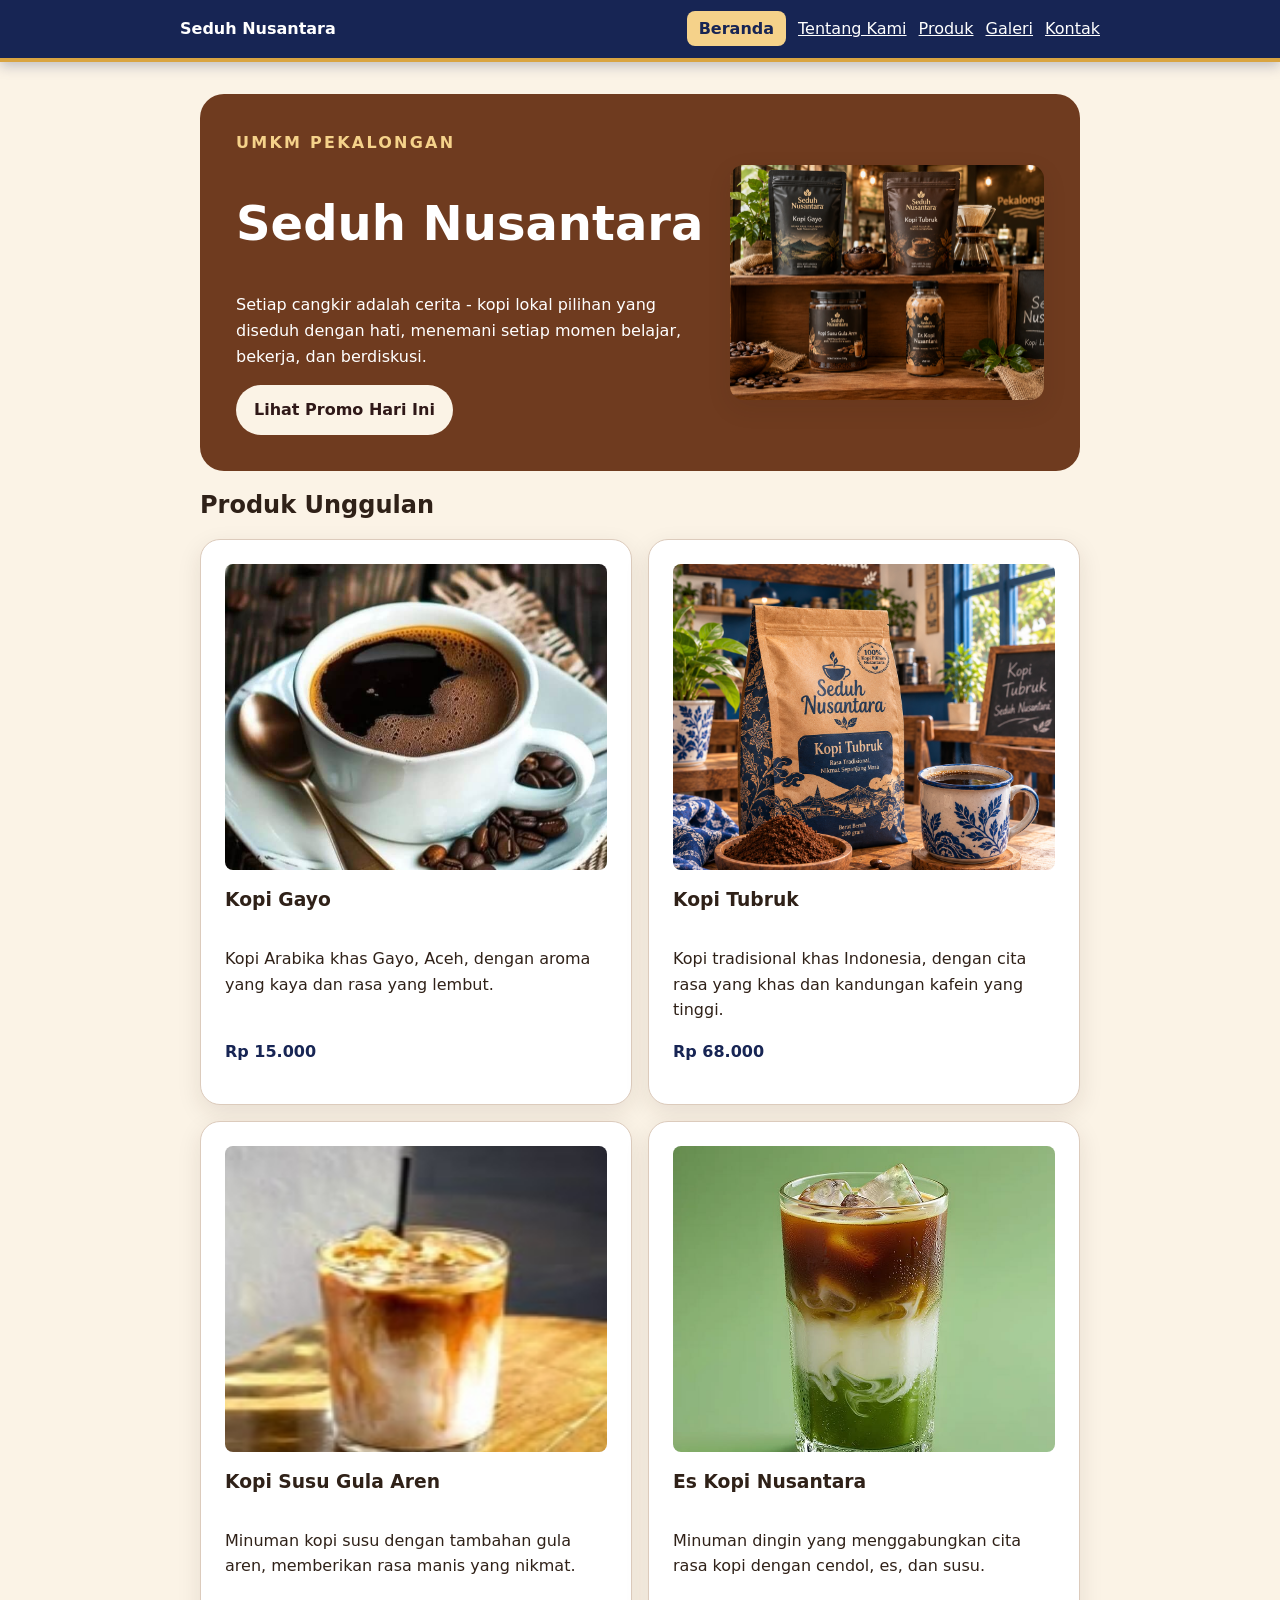
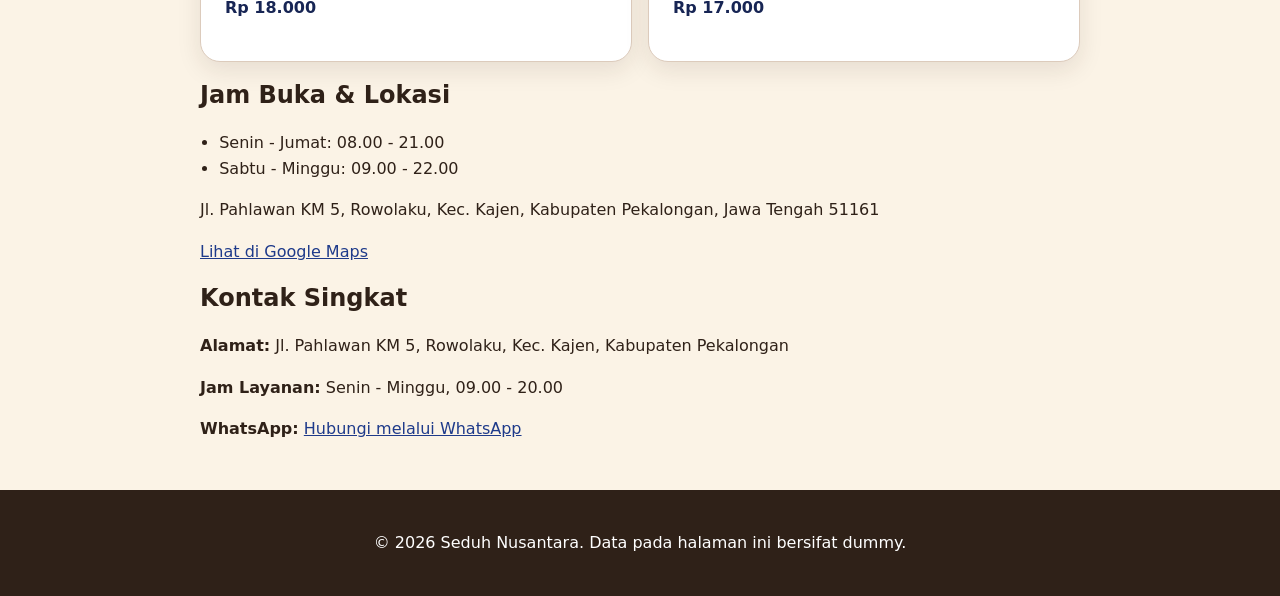
<file: index.html>
<!doctype html>
<html lang="id">
    <head>
        <meta charset="utf-8" />
        <meta name="viewport" content="width=device-width, initial-scale=1" />
        <title> Seduh Nusantara - Website UMKM</title>
        <link rel="stylesheet" href="css/style.css" />
    </head>
    <body>
        <a class="skip-link" href="#konten">Lewati ke konten utama</a>
        <header class="site-header">
            <nav class="nav" aria-label="Navigasi Utama">
                <a class="brand" href="index.html">Seduh Nusantara</a>
                <button class="nav-toggle" type="button" aria-controls="menu" aria-expanded="false">
                    <span class="sr-only">Buka menu</span>
                    <span class="hamburger"></span>
                </button>
                <ul id="menu" class="nav-menu">
                    <li><a aria-current="page" href="index.html">Beranda</a></li>
                    <li><a href="tentang.html">Tentang Kami</a></li>
                    <li><a href="produk.html">Produk</a></li>
                    <li><a href="galeri.html">Galeri</a></li>
                    <li><a href="kontak.html">Kontak</a></li>
                </ul>
            </nav> 
        </header>

        <main id="konten" class="page">
            <section class="hero" aria-labelledby="hero-title">
                <div class="hero-content">
                    <p class="eyebrow">UMKM Pekalongan</p>
                    <h1 id="hero-title">Seduh Nusantara</h1>
                    <p>Setiap cangkir adalah cerita - kopi lokal pilihan yang diseduh dengan hati, menemani setiap momen belajar, bekerja, dan berdiskusi.</p>
                    <button id="promoButton" type="button">Lihat Promo Hari Ini</button>
                </div>
                <img src="assets/images/etalasekopi.jpg" width="1672" height="941" alt="Etalase Kopi Seduh Nusantara kemasan kopi lokal" class="hero-image" />
            </section>

            <section aria-labelledby="produk-title">
                <h2 id="produk-title">Produk Unggulan</h2>

                <div class="product-grid">
                    <article class="product-card">
                        <img src="assets/images/KopiGayo.jpg" width="716" height="716" alt="Gambar Kopi Gayo" />
                        <h3>Kopi Gayo</h3>
                        <p>Kopi Arabika khas Gayo, Aceh, dengan aroma yang kaya dan rasa yang lembut.</p>
                        <p class="price">Rp 15.000</p>
                    </article>

                    <article class="product-card">
                        <img src="assets/images/KopiTubruk.jpg" width="736" height="810" alt="Gambar Kopi Tubruk" />
                        <h3>Kopi Tubruk</h3>
                        <p>Kopi tradisional khas Indonesia, dengan cita rasa yang khas dan kandungan kafein yang tinggi.</p>
                        <p class="price">Rp 68.000</p>
                    </article>

                    <article class="product-card">
                        <img src="assets/images/KopiSGA.jpg" width="176" height="176" alt="Gambar Kopi Susu Gula Aren" />
                        <h3>Kopi Susu Gula Aren</h3>
                        <p>Minuman kopi susu dengan tambahan gula aren, memberikan rasa manis yang nikmat.</p>
                        <p class="price">Rp 18.000</p>
                    </article>

                    <article class="product-card">
                        <img src="assets/images/EsKopiNusantara.jpg" width="736" height="736" alt="Gambar Es Kopi Nusantara" />
                        <h3>Es Kopi Nusantara</h3>
                        <p>Minuman dingin yang menggabungkan cita rasa kopi dengan cendol, es, dan susu.</p>
                        <p class="price">Rp 17.000</p>
                    </article>
                </div>
            </section>

            <section aria-labelledby="info-title">
                <h2 id="info-title">Jam Buka & Lokasi</h2>
                <ul class="info">
                    <li>Senin - Jumat: 08.00 - 21.00</li>
                    <li>Sabtu - Minggu: 09.00 - 22.00</li>
                </ul>
                <p>Jl. Pahlawan KM 5, Rowolaku, Kec. Kajen, Kabupaten Pekalongan, Jawa Tengah 51161</p>
                <a href="https://maps.app.goo.gl/16HwbC3v89cwfWYT9">Lihat di Google Maps</a>
            </section>

            <section id="kontak" aria-labelledby="kontak-title">
                <h2 id="kontak-title">Kontak Singkat</h2>
                <p><strong>Alamat:</strong> Jl. Pahlawan KM 5, Rowolaku, Kec. Kajen, Kabupaten Pekalongan</p>
                <p><strong>Jam Layanan:</strong> Senin - Minggu, 09.00 - 20.00</p>
                <p><strong>WhatsApp:</strong>
                <a href="https://wa.me/6285956476021">
                    Hubungi melalui WhatsApp</a>
                </p>
            </section>
        </main>
        <footer class="site-footer">
            <p>&copy; 2026 Seduh Nusantara. Data pada halaman ini bersifat dummy.</p>
        </footer>
        <script src="js/script.js"></script>
        <script src="js/app.js" defer></script>
    </body>
</html>
</file>
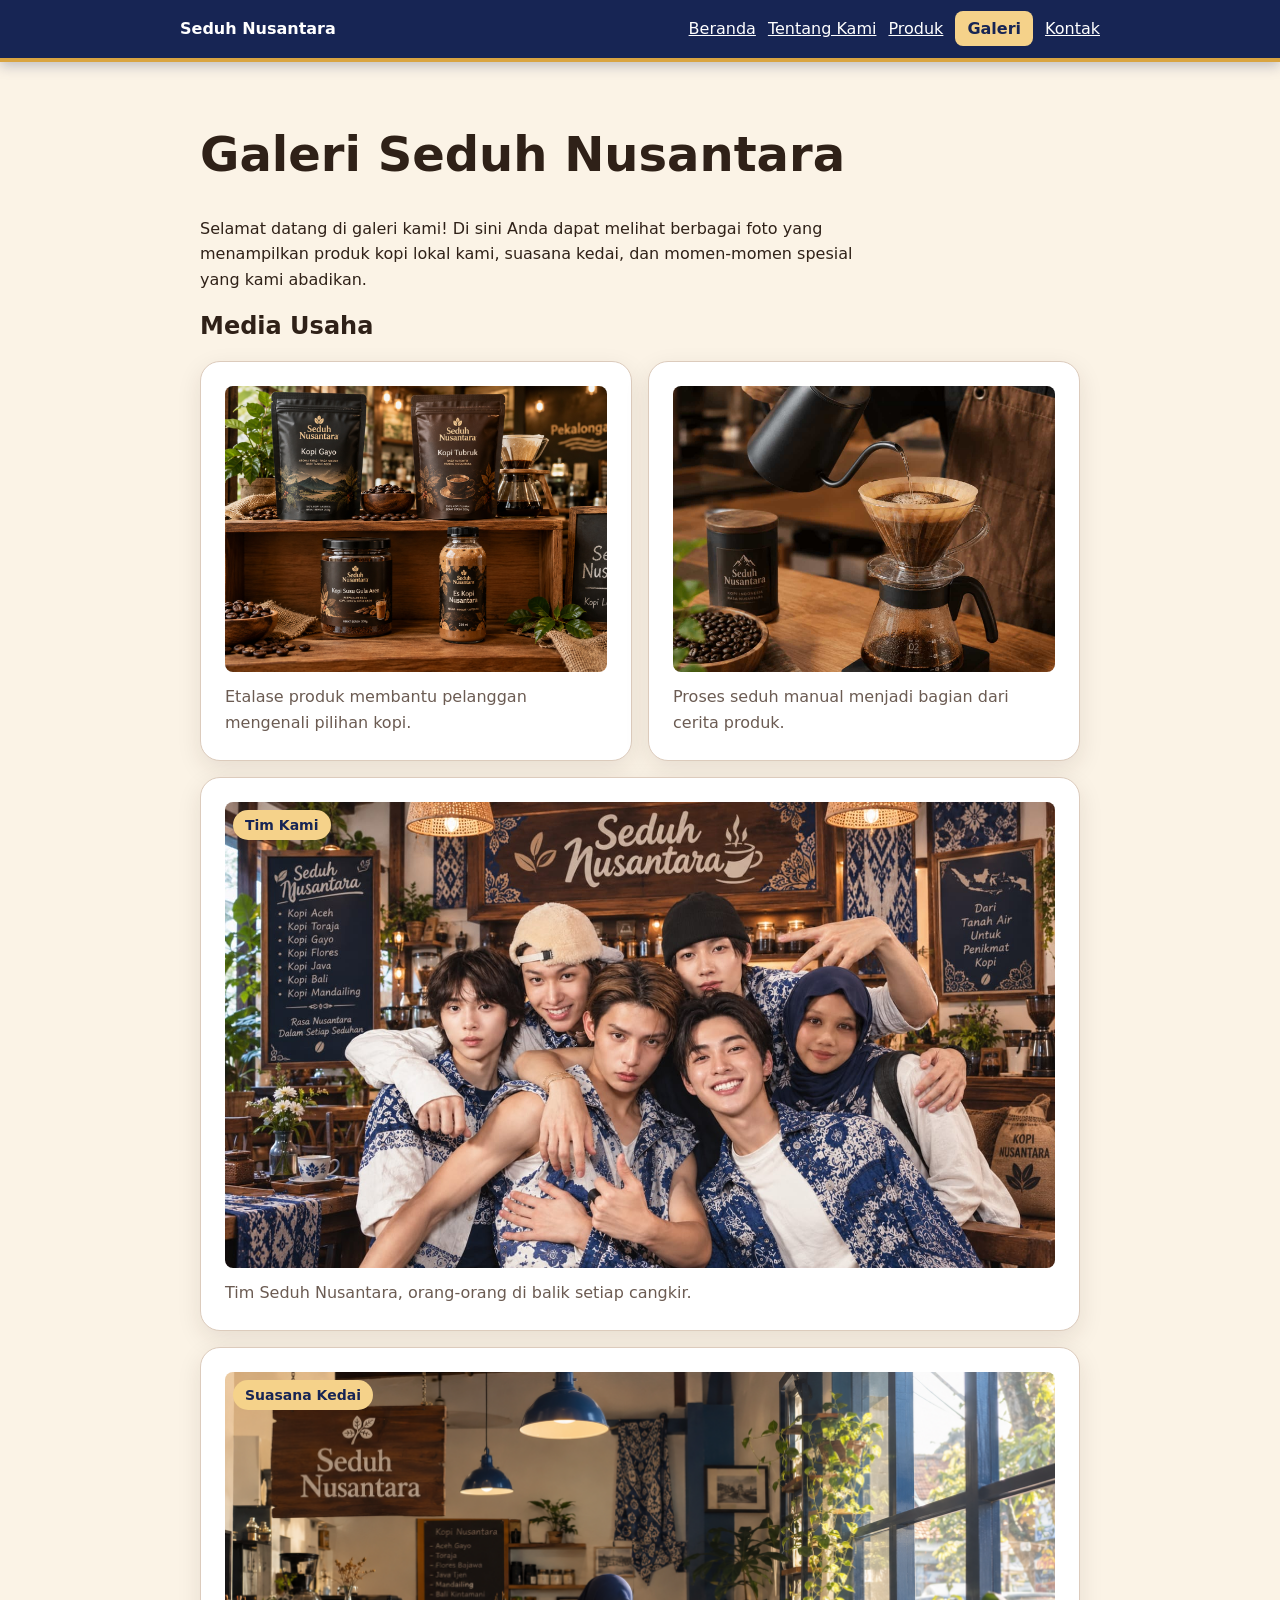
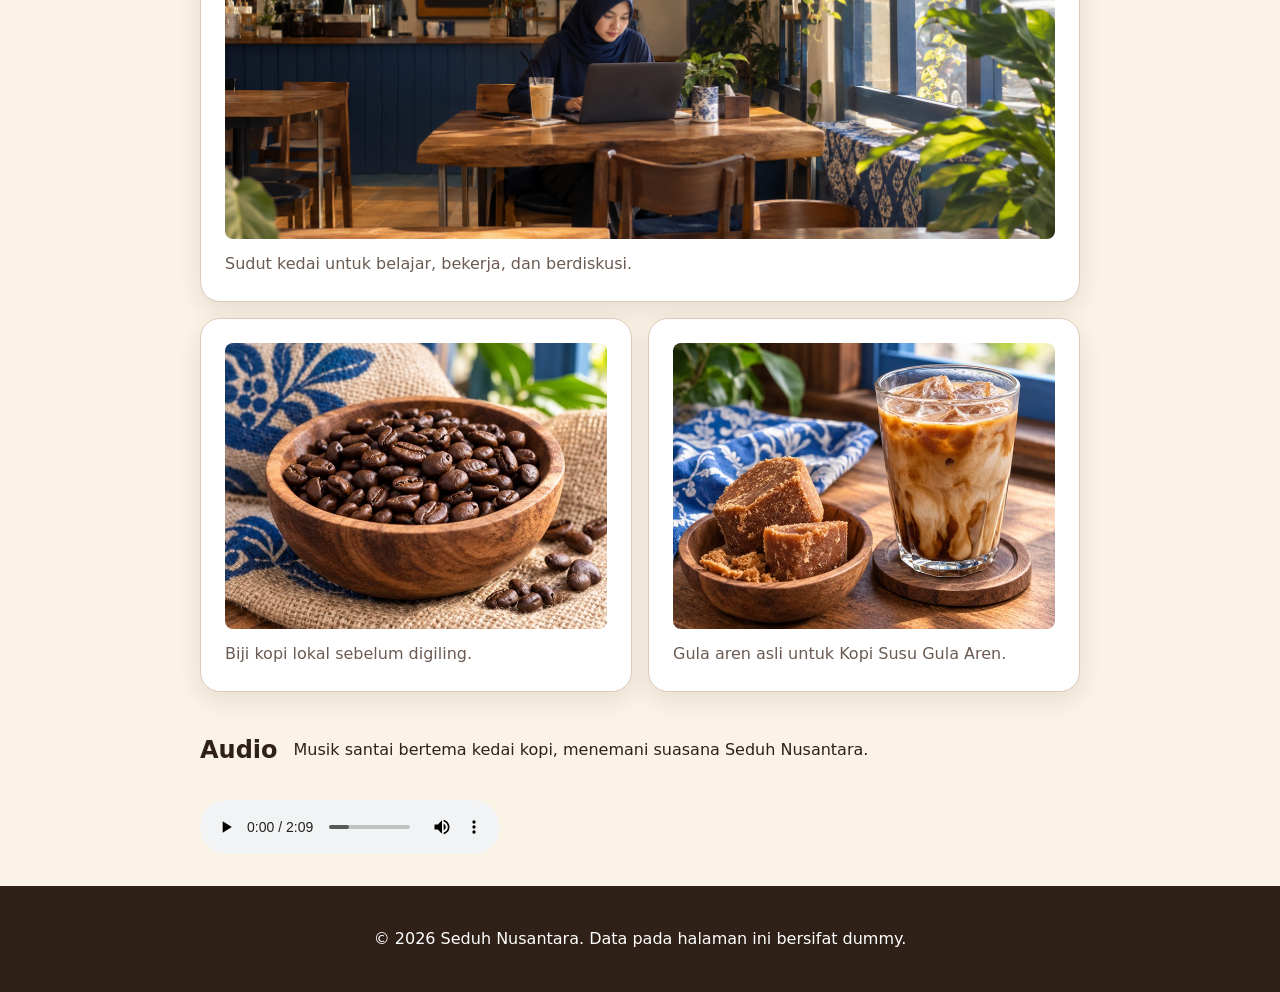
<file: galeri.html>
<!doctype html>
<html lang="id">
  <head>
    <meta charset="utf-8" />
    <meta name="viewport" content="width=device-width, initial-scale=1" />
    <title>Galeri Seduh Nusantara - Website UMKM</title>
    <link rel="stylesheet" href="css/style.css" />
  </head>
  <body>
    <a class="skip-link" href="#konten">Lewati ke konten utama</a>
    <header class="site-header">
      <nav class="nav" aria-label="Navigasi utama">
        <a class="brand" href="index.html">Seduh Nusantara</a>
        <button class="nav-toggle" type="button" aria-controls="menu" aria-expanded="false">
          <span class="sr-only">Buka menu</span>
          <span class="hamburger"></span>
        </button>
        <ul id="menu" class="nav-menu">
          <li><a href="index.html">Beranda</a></li>
          <li><a href="tentang.html">Tentang Kami</a></li>
          <li><a href="produk.html">Produk</a></li>
          <li><a aria-current="page" href="galeri.html">Galeri</a></li>
          <li><a href="kontak.html">Kontak</a></li>
        </ul>
      </nav>
    </header>

    <main id="konten" class="page">
      <h1>Galeri Seduh Nusantara</h1>
      <p>Selamat datang di galeri kami! Di sini Anda dapat melihat berbagai foto yang menampilkan produk kopi lokal kami, suasana kedai, dan momen-momen spesial yang kami abadikan.</p>

      <section aria-labelledby="media-title">
        <h2 id="media-title">Media Usaha</h2>
        <div class="gallery-grid">
          <figure class="media-card">
            <img src="assets/images/etalasekopi.jpg" width="1672" height="941" loading="lazy" alt="Etalase Kopi Seduh Nusantara" />
            <figcaption>Etalase produk membantu pelanggan mengenali pilihan kopi.</figcaption>
          </figure>
          <figure class="media-card">
            <img src="assets/images/proses-seduh.jpg" width="1374" height="1145" loading="lazy" alt="Barista menuang air panas ke dripper kopi" />
            <figcaption>Proses seduh manual menjadi bagian dari cerita produk.</figcaption>
          </figure>
          <figure class="media-card media-card-featured">
            <span class="media-label">Tim Kami</span>
            <img src="assets/images/tim-kami.jpg" width="1600" height="901" loading="lazy" alt="Tim Seduh Nusantara berfoto di depan kedai" />
            <figcaption>Tim Seduh Nusantara, orang-orang di balik setiap cangkir.</figcaption>
          </figure>
          <figure class="media-card media-card-featured">
            <span class="media-label">Suasana Kedai</span>
            <img src="assets/images/interior-kedai.jpg" width="1672" height="940" loading="lazy" alt="Pengunjung berjilbab bekerja dengan laptop di dalam kedai Seduh Nusantara" />
            <figcaption>Sudut kedai untuk belajar, bekerja, dan berdiskusi.</figcaption>
          </figure>
          <figure class="media-card">
            <img src="assets/images/biji-kopi.jpg" width="703" height="538" loading="lazy" alt="Biji kopi lokal pilihan" />
            <figcaption>Biji kopi lokal sebelum digiling.</figcaption>
          </figure>
          <figure class="media-card">
            <img src="assets/images/gula-aren.jpg" width="703" height="535" loading="lazy" alt="Gula aren untuk kopi susu" />
            <figcaption>Gula aren asli untuk Kopi Susu Gula Aren.</figcaption>
          </figure>
        </div>
      </section>

      <section aria-labelledby="audio-title">
        <div class="audio-box">
        <h2 id="audio-title">Audio</h2>
        <p id="audio-note" >Musik santai bertema kedai kopi, menemani suasana Seduh Nusantara.</p>
        <audio controls aria-describedby="audio-note" src="assets/audio/coffee-shop-music.mp3">
          Browser Anda tidak mendukung pemutar audio.
        </audio>
      </div>
      </section>
    
    </main>
    <footer class="site-footer">
      <p>&copy; 2026 Seduh Nusantara. Data pada halaman ini bersifat dummy.</p>
    </footer>
    <script src="js/app.js" defer></script>
  </body>
</html>
</file>
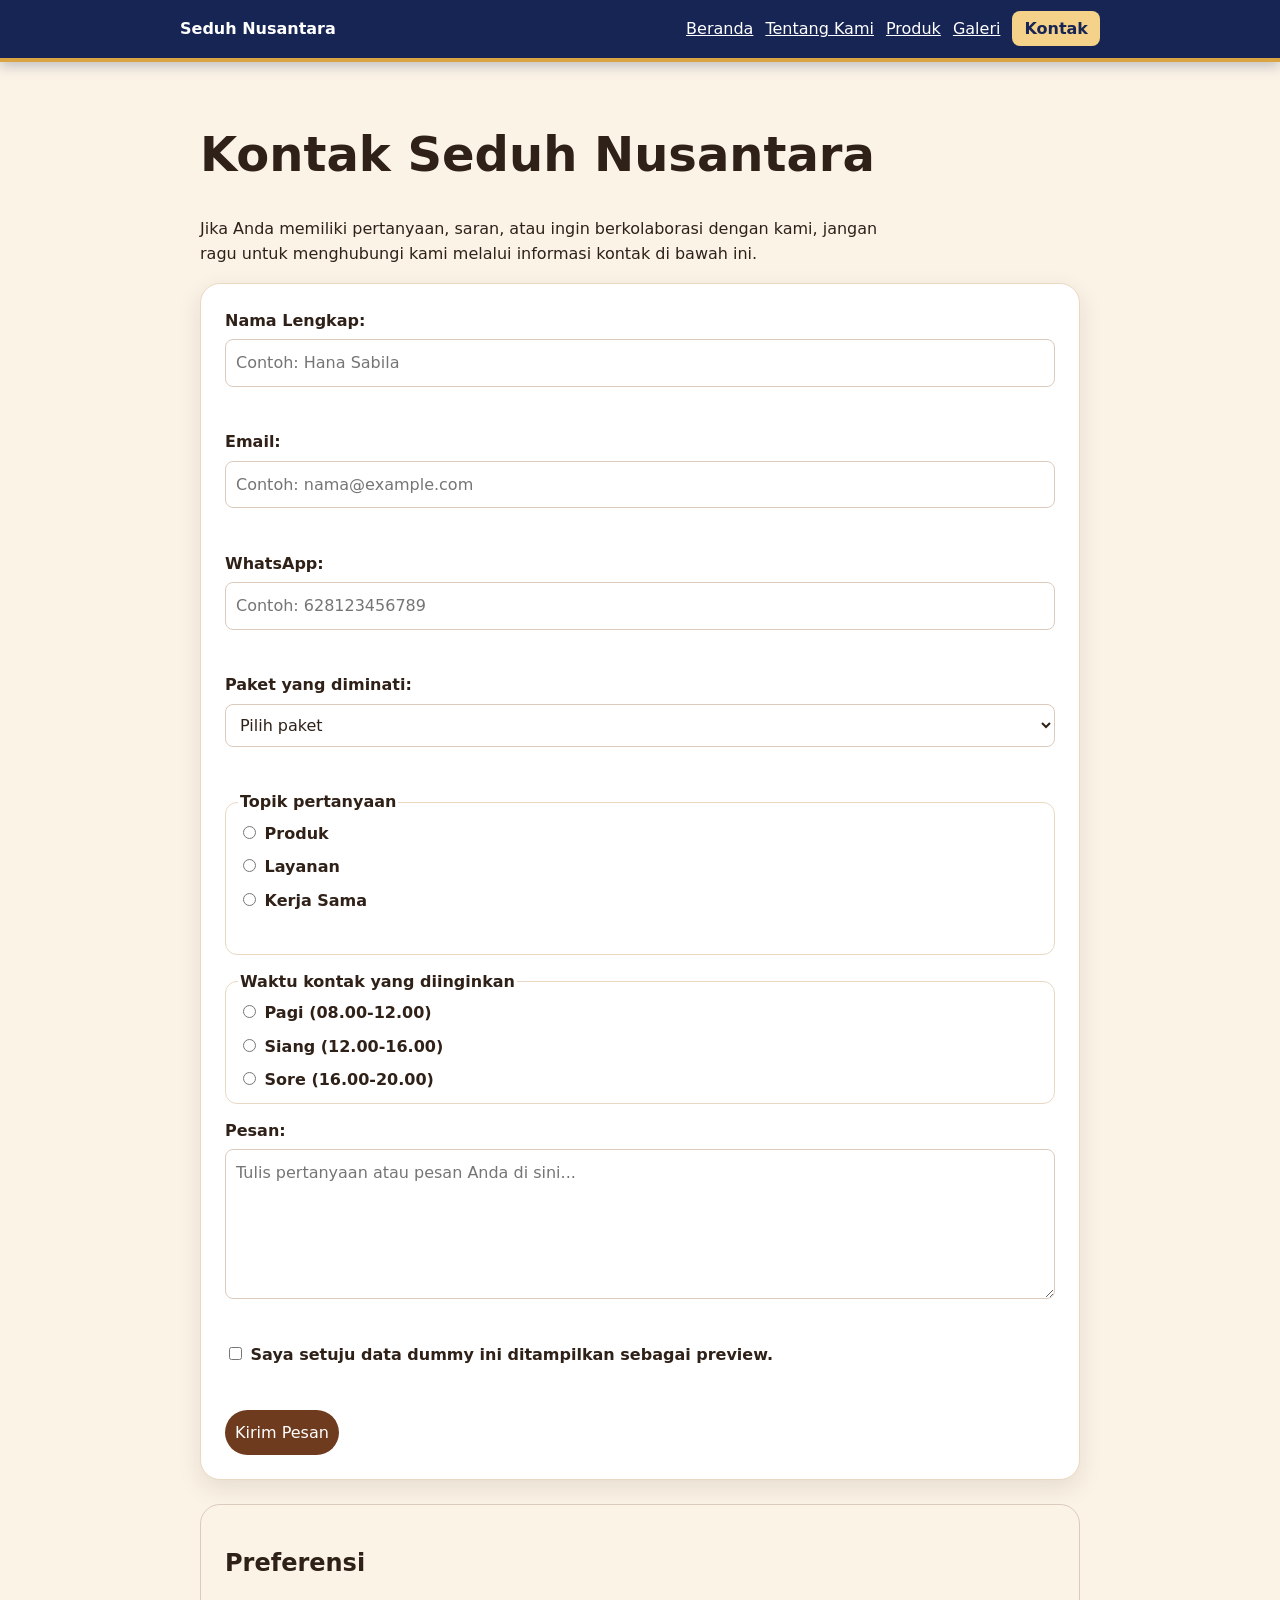
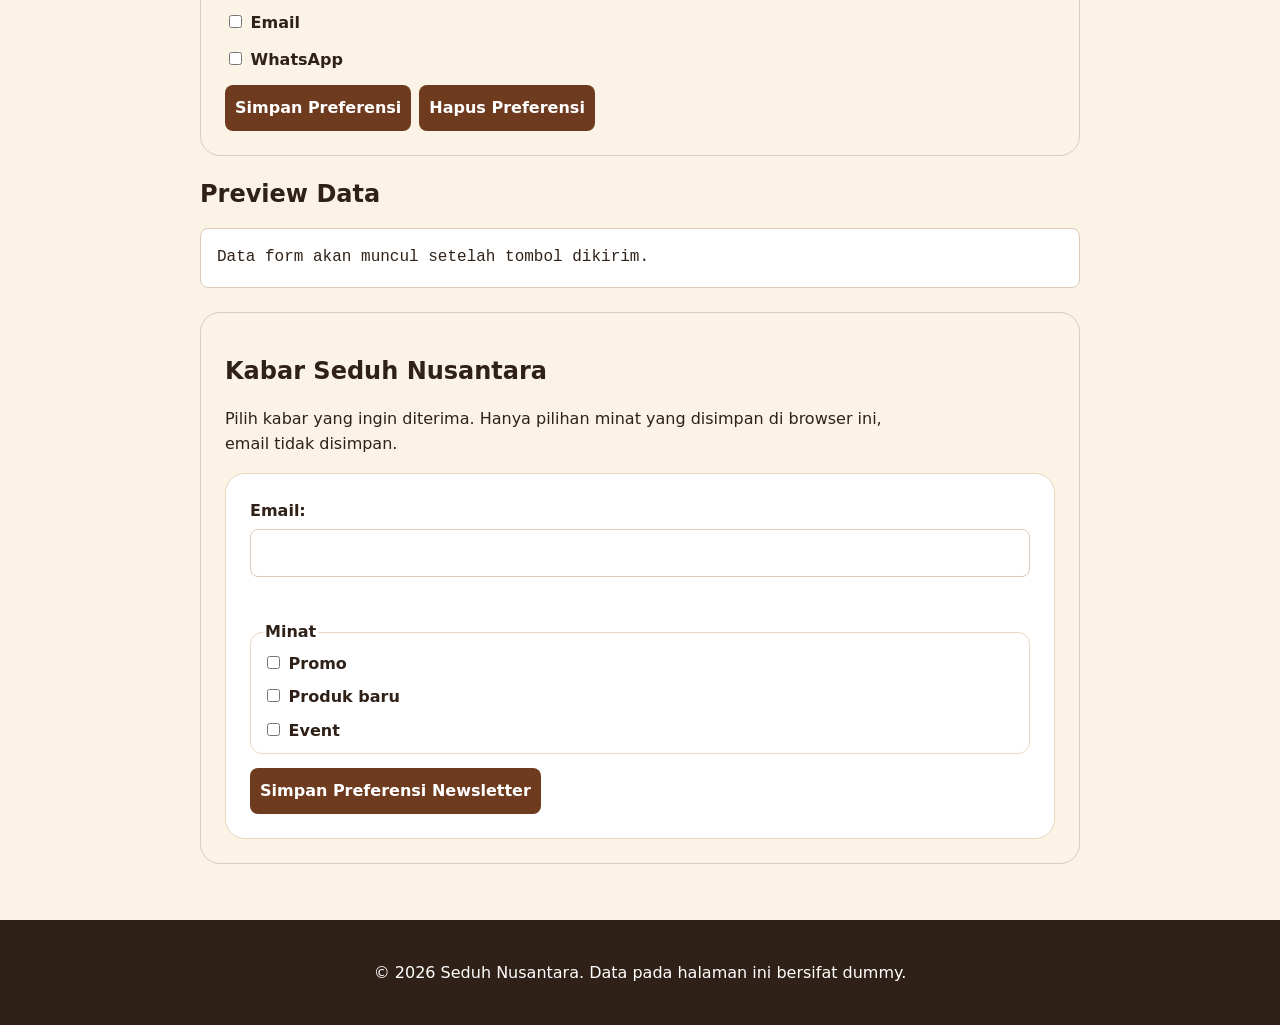
<file: kontak.html>
<!doctype html>
<html lang="id">
    <head>
        <meta charset="utf-8" />
        <meta name="viewport" content="width=device-width, initial-scale=1" />
        <title>Kontak Seduh Nusantara - Website UMKM</title>
        <link rel="stylesheet" href="css/style.css" />
        <script src="js/form.js" defer></script>
    </head>
    <body>
        <a class="skip-link" href="#konten">Lewati ke konten utama</a>
        <header class="site-header">
            <nav class="nav" aria-label="Navigasi utama">
                <a class="brand" href="index.html">Seduh Nusantara</a>
                <button class="nav-toggle" type="button" aria-controls="menu" aria-expanded="false">
                    <span class="sr-only">Buka menu</span>
                    <span class="hamburger"></span>
                </button>
                <ul id="menu" class="nav-menu">
                    <li><a href="index.html">Beranda</a></li>
                    <li><a href="tentang.html">Tentang Kami</a></li>
                    <li><a href="produk.html">Produk</a></li>
                    <li><a href="galeri.html">Galeri</a></li>
                    <li><a aria-current="page" href="kontak.html">Kontak</a></li>
                </ul>
            </nav>
        </header>

        <main id="konten" class="page">
            <h1>Kontak Seduh Nusantara</h1>
            <p>Jika Anda memiliki pertanyaan, saran, atau ingin berkolaborasi dengan kami, jangan ragu untuk menghubungi kami melalui informasi kontak di bawah ini.</p>
            <form id="form-kontak" action="#" method="post" novalidate>
                <div class="field">
                    <label for="nama">Nama Lengkap:</label>
                    <input id="nama" name="nama" type="text" autocomplete="name" required minlength="3" placeholder="Contoh: Hana Sabila" aria-describedby="nama-error" />
                    <p id="nama-error" class="field-error" aria-live="polite"></p>
                </div>
                <div class="field">
                    <label for="email">Email:</label>
                    <input id="email" name="email" type="email" autocomplete="email" required placeholder="Contoh: nama@example.com" aria-describedby="email-error" />
                    <p id="email-error" class="field-error" aria-live="polite"></p>
                </div>
                <div class="field">
                    <label for="whatsapp">WhatsApp:</label>
                    <input id="whatsapp" name="whatsapp" type="tel" autocomplete="tel" placeholder="Contoh: 628123456789" pattern="(62)8[0-9]{8,12}" aria-describedby="whatsapp-error" />
                    <p id="whatsapp-error" class="field-error" aria-live="polite"></p>
                </div>
                <div class="field">
                    <label for="paket">Paket yang diminati:</label>
                    <select id="paket" name="paket" required aria-describedby="paket-error">
                        <option value="">Pilih paket</option>
                        <option value="unggulan">Kopi Unggulan</option>
                        <option value="tradisional">Kopi Tradisional</option>
                        <option value="minuman">Minuman Kopi </option>
                    </select>
                    <p id="paket-error" class="field-error" aria-live="polite"></p>
                </div>
                <fieldset aria-describedby="topik-error">
                    <legend>Topik pertanyaan</legend>
                    <label><input type="radio" name="topik" value="produk" required/> Produk</label>
                    <label><input type="radio" name="topik" value="layanan" /> Layanan</label>
                    <label><input type="radio" name="topik" value="kerjasama" /> Kerja Sama</label>
                    <p id="topik-error" class="field-error" aria-live="polite"></p>
                </fieldset>
                <!--krn waktu kontak opsional/tdk ada required, jdi tdk ada error-->
                <fieldset>
                    <legend>Waktu kontak yang diinginkan</legend>
                    <label><input type="radio" name="waktu" value="pagi" /> Pagi (08.00-12.00)</label>
                    <label><input type="radio" name="waktu" value="siang" /> Siang (12.00-16.00)</label>
                    <label><input type="radio" name="waktu" value="sore" /> Sore (16.00-20.00)</label>
                </fieldset>
                <div class="field">
                    <label for="pesan">Pesan:</label>
                    <textarea id="pesan" name="pesan" rows="5" required minlength="20" placeholder="Tulis pertanyaan atau pesan Anda di sini..." aria-describedby="pesan-error"></textarea>
                    <p id="pesan-error" class="field-error" aria-live="polite"></p>
                </div>
                <!--persetujuan wajib: data dummy boleh dipreview -->
                <div class="field">
                    <label><input id="setuju" type="checkbox" name="setuju" required aria-describedby="setuju-error" /> Saya setuju data dummy ini ditampilkan sebagai preview.</label>
                    <p id="setuju-error" class="field-error" aria-live="polite"></p>
                </div>
                <button type="submit">Kirim Pesan</button>
                <!--status umum form (error/sukses/preferensi): class "success" membuatnya hijau -->
                 <p id="form-feedback" class="form-feedback" aria-live="polite"></p>
            </form>

            <!--panel preferensi: menyimpan paket, topik, dan channel ke localStorage (key kopi-nusa-preferensi-kontak) -->
            <section class="pref-panel" aria-labelledby="pref-title">
                <h2 id="pref-title">Preferensi</h2>
                <label><input type="checkbox" value="email" data-channel /> Email</label>
                <label><input type="checkbox" value="whatsapp" data-channel /> WhatsApp</label>
                <div class="pref-actions">
                    <button type="button" id="simpan-preferensi">Simpan Preferensi</button>
                    <button type="button" id="hapus-preferensi">Hapus Preferensi</button>
                </div>
            </section>

            <!--preview hanya diisi form.js setelah semua field valid -->
            <section aria-labelledby="preview-title">
                <h2 id="preview-title">Preview Data</h2>
                <pre id="preview-form" aria-live="polite">Data form akan muncul setelah tombol dikirim.</pre>
            </section>

            <!--newsletter (js/newsletter.js): email divalidasi tapi TIDAK disimpan, hanya pilihan minat -->
            <section class="newsletter" aria-labelledby="news-title">
                <h2 id="news-title">Kabar Seduh Nusantara</h2>
                <p>Pilih kabar yang ingin diterima. Hanya pilihan minat yang disimpan di browser ini, email tidak disimpan.</p>
                <form id="form-newsletter" novalidate>
                    <div class="field">
                        <label for="news-email">Email:</label>
                        <input id="news-email" name="email" type="email" autocomplete="email" required aria-describedby="news-email-error" />
                        <p id="news-email-error" class="field-error" aria-live="polite"></p>
                    </div>
                    <fieldset>
                        <legend>Minat</legend>
                        <label><input type="checkbox" value="promo" data-minat /> Promo</label>
                        <label><input type="checkbox" value="produk-baru" data-minat /> Produk baru</label>
                        <label><input type="checkbox" value="event" data-minat /> Event</label>
                    </fieldset>
                    <button type="submit">Simpan Preferensi Newsletter</button>
                    <p id="news-status" class="form-feedback" aria-live="polite"></p>
                </form>
            </section>
        </main>
        <footer class="site-footer">
            <p>&copy; 2026 Seduh Nusantara. Data pada halaman ini bersifat dummy.</p>
        </footer>
        <script src="js/app.js" defer></script>
        <script src="js/newsletter.js" defer></script>
    </body>
</html>
</file>
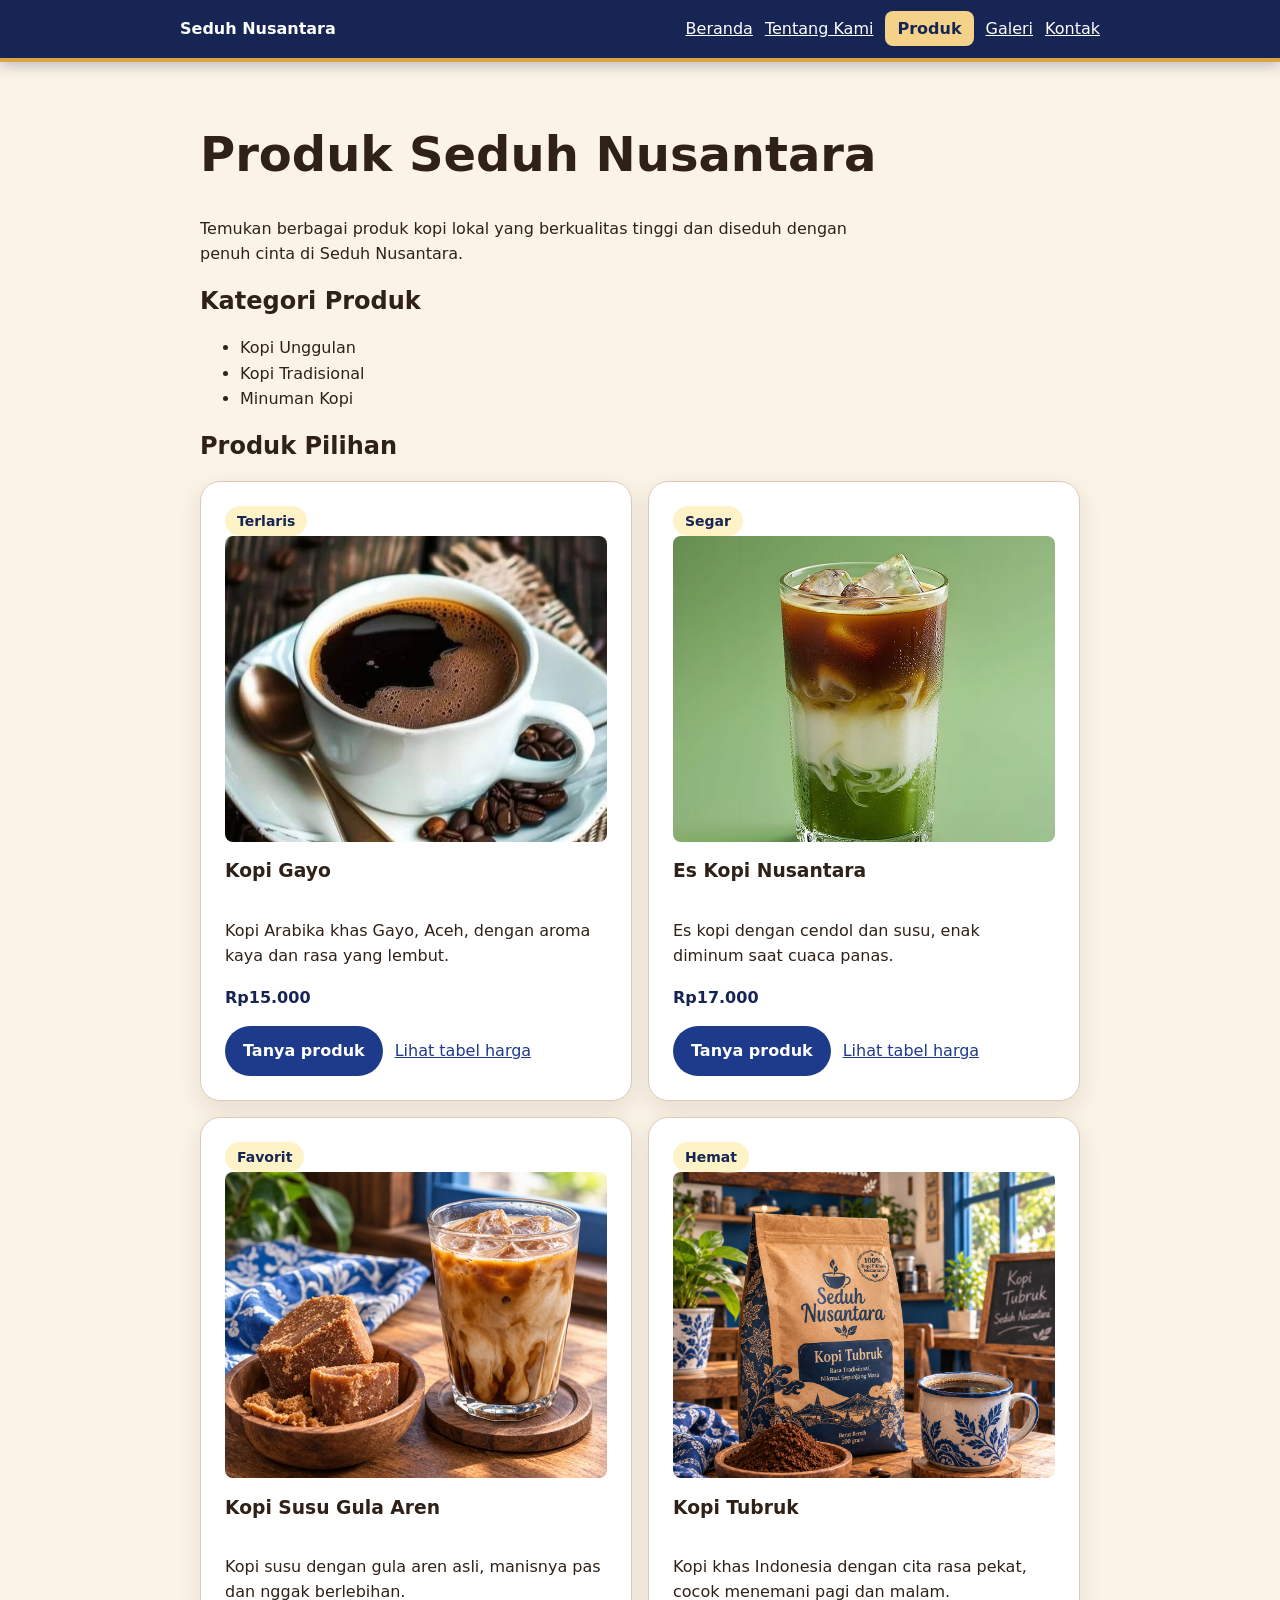
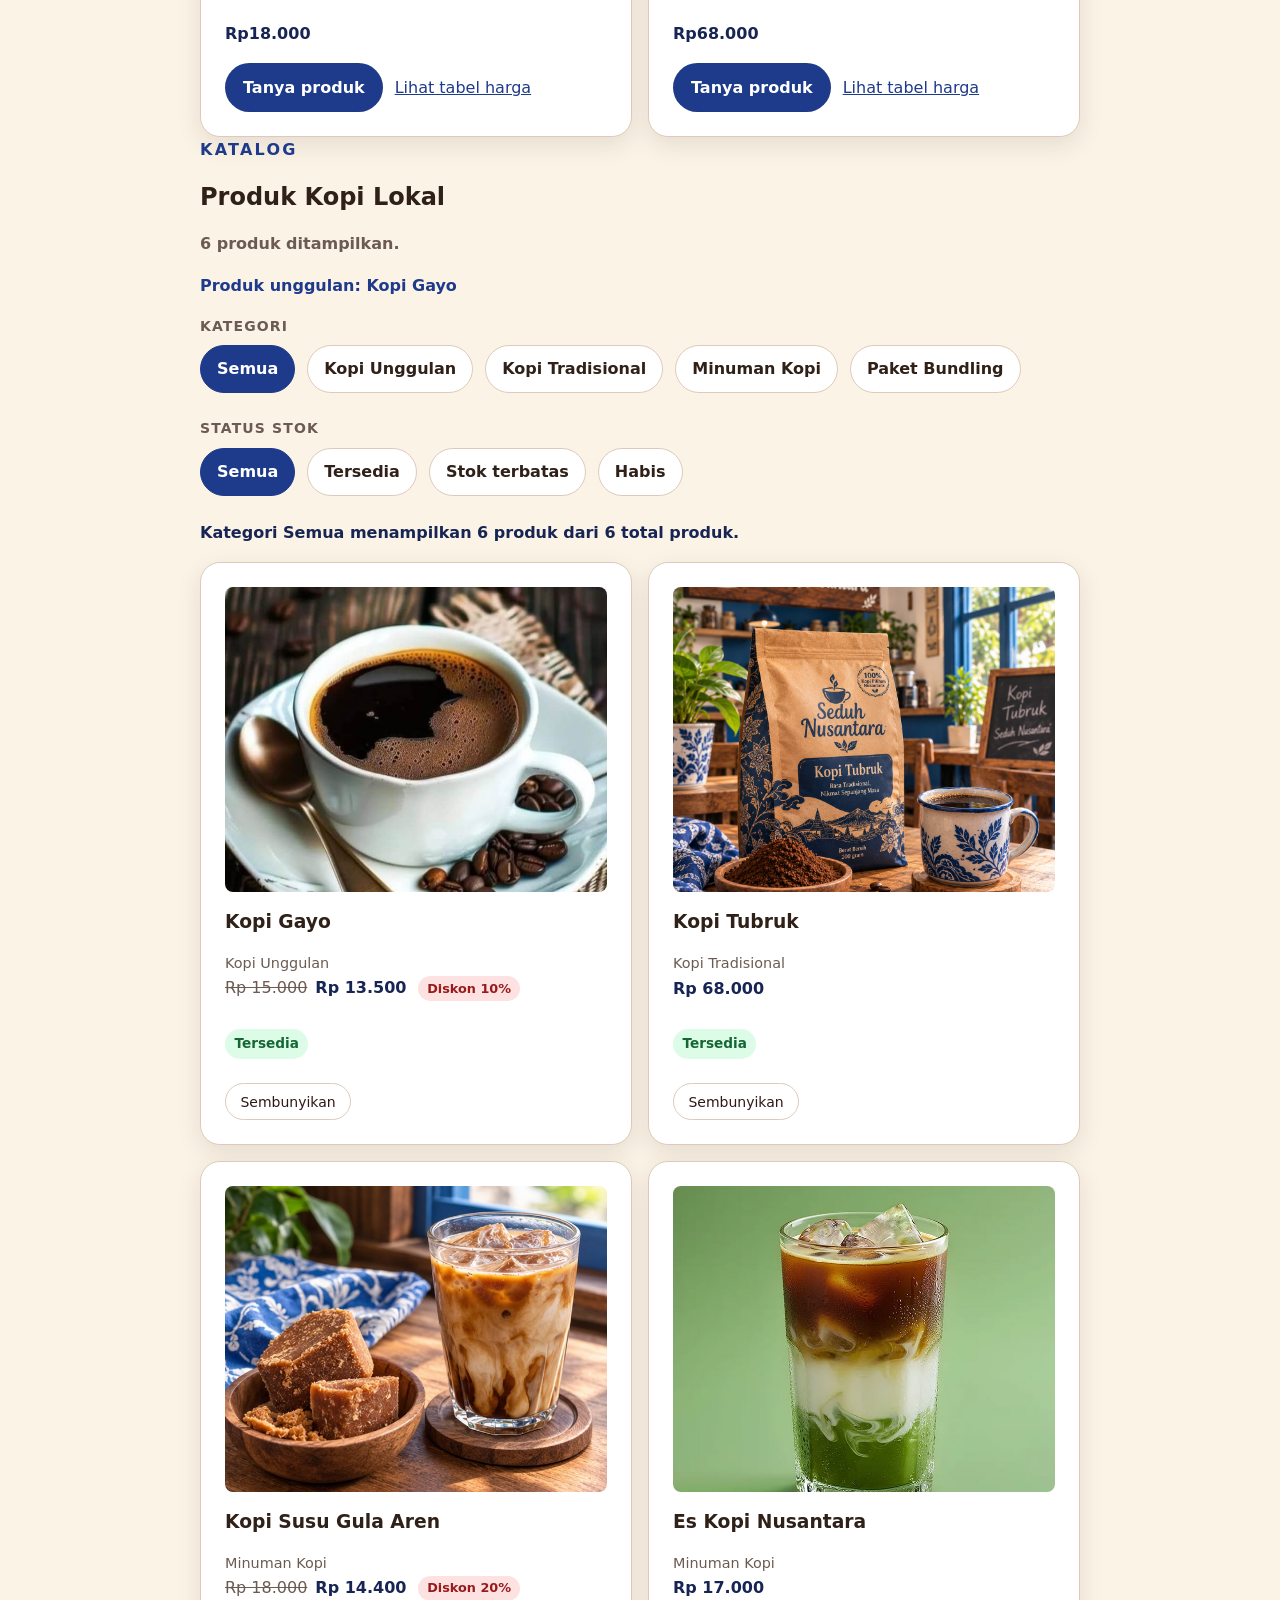
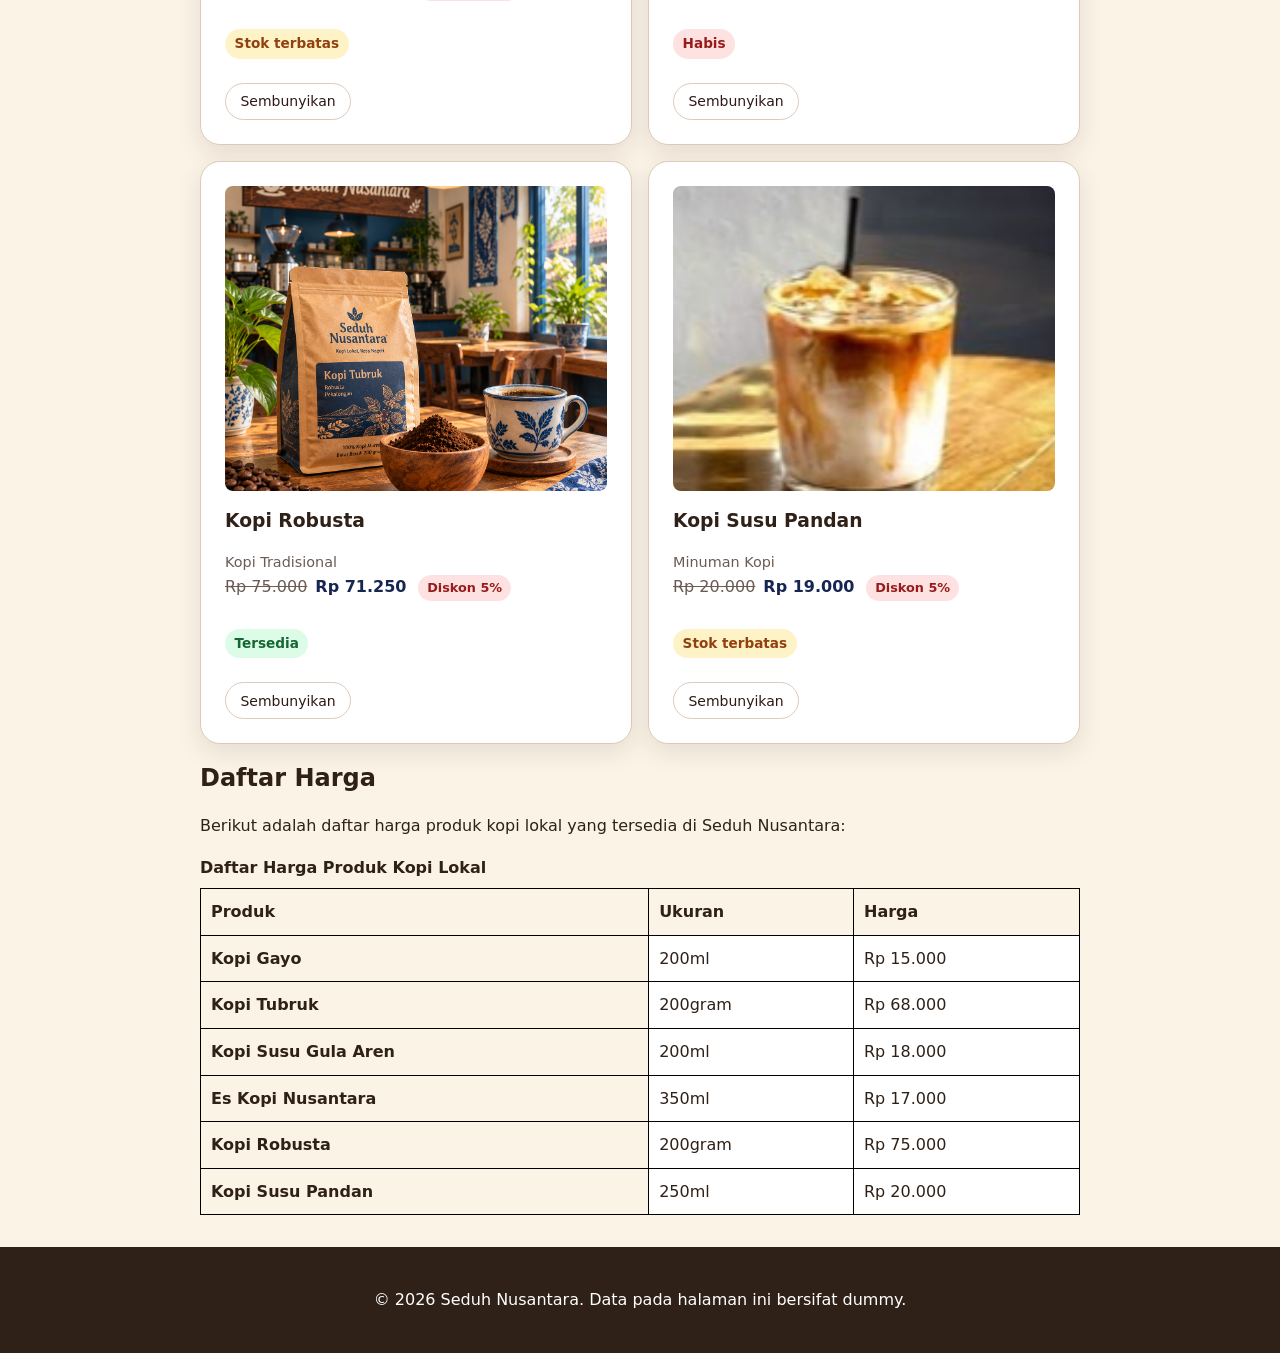
<file: produk.html>
<!doctype html>
<html lang="id">
  <head>
    <meta charset="utf-8" />
    <meta name="viewport" content="width=device-width, initial-scale=1" />
    <title>Produk Seduh Nusantara - Website UMKM</title>
    <link rel="stylesheet" href="css/style.css" />
  </head>
  <body>
    <a class="skip-link" href="#konten">Lewati ke konten utama</a>
    <header class="site-header">
      <nav class="nav" aria-label="Navigasi utama">
        <a class="brand" href="index.html">Seduh Nusantara</a>
        <button class="nav-toggle" type="button" aria-controls="menu" aria-expanded="false">
          <span class="sr-only">Buka menu</span>
          <span class="hamburger"></span>
        </button>
        <ul id="menu" class="nav-menu">
          <li><a href="index.html">Beranda</a></li>
          <li><a href="tentang.html">Tentang Kami</a></li>
          <li><a aria-current="page" href="produk.html">Produk</a></li>
          <li><a href="galeri.html">Galeri</a></li>
          <li><a href="kontak.html">Kontak</a></li>
        </ul>
      </nav>
    </header>

    <main id="konten" class="page">
      <h1>Produk Seduh Nusantara</h1>
      <p>Temukan berbagai produk kopi lokal yang berkualitas tinggi dan diseduh dengan penuh cinta di Seduh Nusantara.</p>

      <section aria-labelledby="kategori-title">
        <h2 id="kategori-title">Kategori Produk</h2>
        <ul>
          <li>Kopi Unggulan</li>
          <li>Kopi Tradisional</li>
          <li>Minuman Kopi</li>
        </ul>
      </section>

      <section aria-labelledby="produk-pilihan-title">
        <h2 id="produk-pilihan-title">Produk Pilihan</h2>
        <div class="product-grid">
          <article class="product-card">
            <span class="product-badge">Terlaris</span>
            <img src="assets/images/KopiGayo.jpg" alt="Secangkir kopi Gayo hitam dengan biji kopi di piring" width="600" height="480" loading="lazy" />
            <h3>Kopi Gayo</h3>
            <p>Kopi Arabika khas Gayo, Aceh, dengan aroma kaya dan rasa yang lembut.</p>
            <p class="price">Rp15.000</p>
            <div class="card-actions">
              <a class="button" href="kontak.html">Tanya produk</a>
              <a href="#harga-title">Lihat tabel harga</a>
            </div>
          </article>

          <article class="product-card">
            <span class="product-badge">Segar</span>
            <img src="assets/images/EsKopiNusantara.jpg" alt="Es kopi Nusantara berlapis susu dan cendol hijau" width="600" height="480" loading="lazy" />
            <h3>Es Kopi Nusantara</h3>
            <p>Es kopi dengan cendol dan susu, enak diminum saat cuaca panas.</p>
            <p class="price">Rp17.000</p>
            <div class="card-actions">
              <a class="button" href="kontak.html">Tanya produk</a>
              <a href="#harga-title">Lihat tabel harga</a>
            </div>
          </article>

          <article class="product-card">
            <span class="product-badge">Favorit</span>
            <img src="assets/images/gula-aren.jpg" alt="Es kopi susu gula aren di samping potongan gula aren" width="600" height="480" loading="lazy" />
            <h3>Kopi Susu Gula Aren</h3>
            <p>Kopi susu dengan gula aren asli, manisnya pas dan nggak berlebihan.</p>
            <p class="price">Rp18.000</p>
            <div class="card-actions">
              <a class="button" href="kontak.html">Tanya produk</a>
              <a href="#harga-title">Lihat tabel harga</a>
            </div>
          </article>

          <article class="product-card">
            <span class="product-badge">Hemat</span>
            <img src="assets/images/KopiTubruk.jpg" alt="Secangkir kopi tubruk dengan ampas di atas cangkir putih" width="600" height="480" loading="lazy" />
            <h3>Kopi Tubruk</h3>
            <p>Kopi khas Indonesia dengan cita rasa pekat, cocok menemani pagi dan malam.</p>
            <p class="price">Rp68.000</p>
            <div class="card-actions">
              <a class="button" href="kontak.html">Tanya produk</a>
              <a href="#harga-title">Lihat tabel harga</a>
            </div>
          </article>
        </div>
      </section>

      <section class="section product-section" aria-labelledby="produk-title">
        <div class="section-heading">
          <p class="eyebrow">Katalog</p>
          <h2 id="produk-title">Produk Kopi Lokal</h2>
          <p id="produk-status" class="produk-status">Produk belum dimuat.</p>
          <p id="produk-unggulan">Produk unggulan akan ditentukan melalui JavaScript.</p>
        </div>

        <p class="filter-label">Kategori</p>
        <div class="filter-bar" aria-label="Filter kategori produk">
          <button type="button" class="filter-button is-active" data-filter="Semua" aria-pressed="true">Semua</button>
          <button type="button" class="filter-button" data-filter="Kopi Unggulan" aria-pressed="false">Kopi Unggulan</button>
          <button type="button" class="filter-button" data-filter="Kopi Tradisional" aria-pressed="false">Kopi Tradisional</button>
          <button type="button" class="filter-button" data-filter="Minuman Kopi" aria-pressed="false">Minuman Kopi</button>
          <button type="button" class="filter-button" data-filter="Paket Bundling" aria-pressed="false">Paket Bundling</button>
        </div>

        <p class="filter-label">Status stok</p>
        <div class="filter-bar" aria-label="Filter status stok">
          <button type="button" class="filter-button is-active" data-stok="Semua" aria-pressed="true">Semua</button>
          <button type="button" class="filter-button" data-stok="Tersedia" aria-pressed="false">Tersedia</button>
          <button type="button" class="filter-button" data-stok="Stok terbatas" aria-pressed="false">Stok terbatas</button>
          <button type="button" class="filter-button" data-stok="Habis" aria-pressed="false">Habis</button>
        </div>

        <p id="produk-penghitung" class="produk-penghitung" aria-live="polite">Penghitung kategori belum dimuat.</p>

        <div id="produk-grid" class="product-grid" aria-live="polite"></div>
      </section>

      <section aria-labelledby="harga-title">
        <h2 id="harga-title">Daftar Harga</h2>
        <p>Berikut adalah daftar harga produk kopi lokal yang tersedia di Seduh Nusantara:</p>
        <div class="table-scroll" role="region" aria-labelledby="daftar-harga-caption" tabindex="0">
        <table>
          <caption id="daftar-harga-caption">Daftar Harga Produk Kopi Lokal</caption>
          <thead>
            <tr>
              <th scope="col">Produk</th>
              <th scope="col">Ukuran</th>
              <th scope="col">Harga</th>
            </tr>
        </thead>
        <tbody>
          <tr>
            <th scope="row">Kopi Gayo</th>
            <td>200ml</td>
            <td>Rp 15.000</td>
          </tr>
          <tr>
            <th scope="row">Kopi Tubruk</th>
            <td>200gram</td>
            <td>Rp 68.000</td>
          </tr>
          <tr>
            <th scope="row">Kopi Susu Gula Aren</th>
            <td>200ml</td>
            <td>Rp 18.000</td>
          </tr>
          <tr>
            <th scope="row">Es Kopi Nusantara</th>
            <td>350ml</td>
            <td>Rp 17.000</td>
          </tr>
          <tr>
            <th scope="row">Kopi Robusta</th>
            <td>200gram</td>
            <td>Rp 75.000</td>
          </tr>
          <tr>
            <th scope="row">Kopi Susu Pandan</th>
            <td>250ml</td>
            <td>Rp 20.000</td>
          </tr>
        </tbody>
        </table>
      </div>
      </section>

    </main>
    <footer class="site-footer">
      <p>&copy; 2026 Seduh Nusantara. Data pada halaman ini bersifat dummy.</p>
    </footer>
    <script src="js/app.js" defer></script>
  </body> 
</html>
</file>
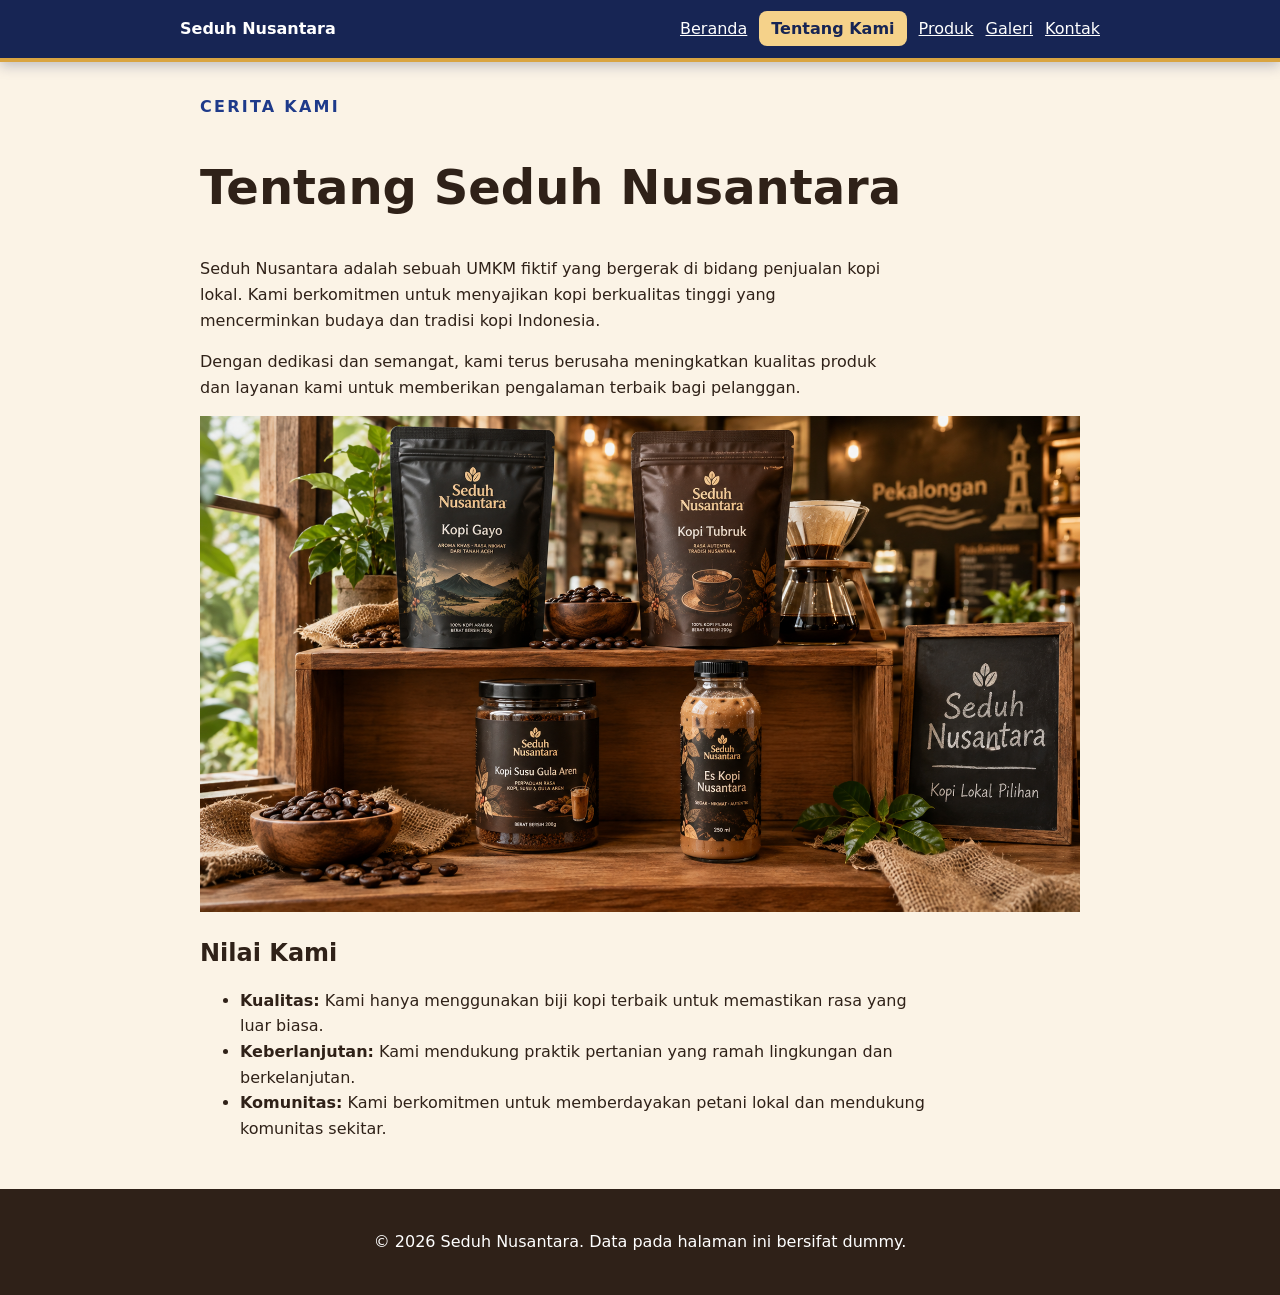
<file: tentang.html>
<!DOCTYPE html>
<html lang="id">
    <head>
        <meta charset="utf-8" />
        <meta name="viewport" content="width=device-width, initial-scale=1" />
        <title>Tentang Seduh Nusantara - Website UMKM</title>
        <link rel="stylesheet" href="css/style.css" />
    </head>
    <body>
        <a class="skip-link" href="#konten">Lewati ke konten utama</a>
        <header class="site-header">
            <nav class="nav" aria-label="Navigasi Utama">
                <a class="brand" href="index.html">Seduh Nusantara</a>
                <button class="nav-toggle" type="button" aria-controls="menu" aria-expanded="false">
                    <span class="sr-only">Buka menu</span>
                    <span class="hamburger"></span>
                </button>
                <ul id="menu" class="nav-menu">
                    <li><a href="index.html">Beranda</a></li>
                    <li><a aria-current="page" href="tentang.html">Tentang Kami</a></li>
                    <li><a href="produk.html">Produk</a></li>
                    <li><a href="galeri.html">Galeri</a></li>
                    <li><a href="kontak.html">Kontak</a></li>
                </ul>
            </nav> 
        </header>

        <main id="konten" class="page">
            <section aria-labelledby="tentang-title">
                <p class="eyebrow">Cerita Kami</p>
                <h1 id="tentang-title">Tentang Seduh Nusantara</h1>
                <p>Seduh Nusantara adalah sebuah UMKM fiktif yang bergerak di bidang penjualan kopi lokal. Kami berkomitmen untuk menyajikan kopi berkualitas tinggi yang mencerminkan budaya dan tradisi kopi Indonesia.</p>
                <p>Dengan dedikasi dan semangat, kami terus berusaha meningkatkan kualitas produk dan layanan kami untuk memberikan pengalaman terbaik bagi pelanggan.</p>
                <img src="assets/images/etalasekopi.jpg" width="1672" height="941" loading="lazy" alt="Etalase kopi Seduh Nusantara berisi kemasan kopi lokal" />
            </section>

            <section aria-labelledby="nilai-title">
                <h2 id="nilai-title">Nilai Kami</h2>
                <ul>
                    <li><strong>Kualitas:</strong> Kami hanya menggunakan biji kopi terbaik untuk memastikan rasa yang luar biasa.</li>
                    <li><strong>Keberlanjutan:</strong> Kami mendukung praktik pertanian yang ramah lingkungan dan berkelanjutan.</li>
                    <li><strong>Komunitas:</strong> Kami berkomitmen untuk memberdayakan petani lokal dan mendukung komunitas sekitar.</li>
                </ul>
            </section>
        </main>
        <footer class="site-footer">
            <p>&copy; 2026 Seduh Nusantara. Data pada halaman ini bersifat dummy.</p>
        </footer>
        <script src="js/app.js" defer></script>
    </body>
</html>
</file>
<file: css/style.css>
:root {
  --color-primary: #1e3a8a;
  --color-primary-strong: #172554;
  --color-accent: #f5d28a;
  --color-accent-strong: #d9a441;
  --color-text: #2f2118;
  --color-muted: #6b5b52;
  --color-surface: #ffffff;
  --color-surface-soft: #fbf3e6;
  --color-border: #dccbbc;
  --color-focus: #1d4ed8;
  --space-1: 0.5rem;
  --space-2: 0.75rem;
  --space-3: 1rem;
  --space-4: 1.5rem;
  --space-5: 2rem;
  --space-6: 3rem;
  --radius-sm: 0.5rem;
  --radius-md: 0.875rem;
  --radius-lg: 1.25rem;
  --shadow-card: 0 0.5rem 1.5rem rgb(47 33 24 / 0.1);
  --space-card: 1.5rem;
  --radius-card: 1.25rem;
}

*,
*::before,
*::after {
  box-sizing: border-box;
}

html {
  color-scheme: light;
  scroll-padding-top: 5rem; /*P11:anchor tidak tertutup navbar sticky */
}

body {
  margin: 0;
  color: var(--color-text);
  background: var(--color-surface-soft);
  font-family: system-ui, -apple-system, BlinkMacSystemFont, "Segoe UI", sans-serif;
  font-size: 1rem;
  line-height: 1.6;
}

a { color: var(--color-primary); }
a:hover { color: var(--color-primary-strong); }
:focus-visible { outline: 3px solid var(--color-focus); outline-offset: 3px; }
.site-header :focus-visible,
.hero :focus-visible,
.site-footer :focus-visible { outline-color: var(--color-accent); }

h1,
h2,
h3 { line-height: 1.2; text-wrap: balance; }
h1 { font-size: clamp(2rem, 6vw, 3rem); }
p,
li { max-width: 68ch; }

.page {
    max-width: 920px;
    margin: 0 auto;
    padding: 2rem clamp(1rem, 4vw, 1.25rem);
}

.hero {
    padding: clamp(1.5rem, 5vw, 2.25rem);
    color: #fff;
    background-color: #6f3b1f;
    border-radius: 24px;
}
.hero a { color: var(--color-accent); }

.eyebrow {
    margin: 0 0 8px;
    color: var(--color-primary);
    font-weight: 800;
    letter-spacing: 0.14em;
    text-transform: uppercase;
}
.hero .eyebrow { color: var(--color-accent); }

.price { color: var(--color-primary-strong); font-weight: 800; margin-top: auto; }

.products {
    padding-left: 1.2rem;
}

button, #promoButton {
    padding: 12px 18px;
    color: #2f1818;
    font-weight: 700;
    cursor: pointer;
    background: #fbf3e6;
    border: 0;
    border-radius: 999px;
}
button:hover { filter: brightness(0.92); }

.button {
    display: inline-block;
    padding: 12px 18px;
    color: var(--color-surface);
    font-weight: 700;
    text-decoration: none;
    background: var(--color-primary);
    border-radius: 999px;
}
.button:hover { color: var(--color-surface); background: var(--color-primary-strong); }
.hero .button { color: #2f1818; background: var(--color-accent); }
.hero .button:hover { color: #2f1818; background: var(--color-accent-strong); }

.info {
    padding-left: 1.2rem;
}

.skip-link { z-index: 200; position: absolute; left: -9999px; padding: 8px 12px; color: white; background: #2f2118; }
.skip-link:focus { top: 8px; left: 8px; }
.site-header {
  position: sticky;
  top: 0;
  z-index: 100;
  padding: 16px 20px;
  background: #172554;
  border-bottom: 4px solid var(--color-accent-strong);
  box-shadow: 0 0.25rem 0.75rem rgb(23 37 84 / 0.25);
}
.nav { max-width: 920px; margin: 0 auto; }
.brand { display: inline-block; margin-bottom: 8px; color: #ffffff; font-weight: 800; text-decoration: none; }
.brand:hover { color: #f5d28a; }
.nav ul { padding: 0; margin: 0; list-style: none; }
.nav li { display: inline-block; margin-right: 12px; }
.nav a { color: #ffffff; }
.nav a:hover { color: #f5d28a; }
.nav a[aria-current="page"] {
  padding: var(--space-1) var(--space-2);
  color: #172554;
  font-weight: 800;
  text-decoration: none;
  background: #f5d28a;
  border-radius: var(--radius-sm);
}
.site-footer { padding: 24px 20px; color: white; text-align: center; background: #2f2118; }
.site-footer p { margin-inline: auto; }

img { max-width: 100%; height: auto; }
figure { margin: 0 0 24px; }
figcaption { margin-top: 8px; color: var(--color-muted); }

.product-card,
.media-card {
  margin-block: var(--space-3);
  padding: var(--space-card);
  background: var(--color-surface);
  border: 1px solid var(--color-border);
  border-radius: var(--radius-card);
  box-shadow: var(--shadow-card);
}

table { width: 100%; border-collapse: collapse; }
caption { margin-bottom: 8px; font-weight: 700; text-align: left; }
th,
td { padding: 10px; text-align: left; background: #ffffff; border: 1px solid #000000; }
th { background: var(--color-surface-soft); }

form,
pre {
  background: white;
  border: 1px solid #ead8c3;
  border-radius: var(--radius-card);
  padding: var(--space-card);
}
form { box-shadow: var(--shadow-card); }

.field {
  display: grid;
  gap: 6px;
  margin-bottom: 14px;
}
.field input,
.field select,
.field textarea {
  width: 100%;
  color: inherit;
  background: var(--color-surface);
  border: 1px solid var(--color-border);
  border-radius: var(--radius-sm);
}
input[type="radio"],
input[type="checkbox"] { width: auto; }

label,
legend {
  font-weight: 700;
}

input,
select,
textarea,
button {
  font: inherit;
  padding: 10px;
}

fieldset {
  display: grid;
  gap: 8px;
  margin: 0 0 14px;
  border: 1px solid #ead8c3;
  border-radius: 12px;
}

button[type="submit"] {
    background: #6f3b1f;
    color: #ffffff;
}

audio { max-width: 100%; }

#preview-form {
  padding: var(--space-3);
  white-space: pre-wrap;
  background: var(--color-surface);
  border: 1px solid var(--color-border);
  border-radius: var(--radius-sm);
}

.nav {
  display: flex;
  flex-wrap: wrap;
  gap: var(--space-3);
  align-items: center;
  justify-content: space-between;
}
.brand { margin-bottom: 0; }
.nav .nav-menu {
  display: none;
  flex-direction: column;
  gap: var(--space-2);
  width: 100%;
}
.nav .nav-menu.is-open { display: flex; }
.nav li { margin: 0; }

.sr-only {
  position: absolute;
  width: 1px;
  height: 1px;
  padding: 0;
  margin: -1px;
  overflow: hidden;
  clip: rect(0, 0, 0, 0);
  white-space: nowrap;
  border: 0;
}

.nav-toggle {
  display: inline-flex;
  align-items: center;
  justify-content: center;
  width: 2.75rem;
  height: 2.75rem;
  padding: 0;
  background: transparent;
  border: 2px solid var(--color-accent);
  border-radius: var(--radius-sm);
}
.nav-toggle:hover { filter: none; background: rgb(255 255 255 / 0.12); }
.hamburger,
.hamburger::before,
.hamburger::after {
  display: block;
  width: 1.4rem;
  height: 2px;
  background: #ffffff;
  border-radius: 2px;
}
.hamburger { position: relative; }
.hamburger::before,
.hamburger::after { content: ""; position: absolute; left: 0; }
.hamburger::before { top: -7px; }
.hamburger::after { top: 7px; }
.nav-toggle[aria-expanded="true"] .hamburger { background: transparent; }
.nav-toggle[aria-expanded="true"] .hamburger::before { top: 0; transform: rotate(45deg); }
.nav-toggle[aria-expanded="true"] .hamburger::after { top: 0; transform: rotate(-45deg); }

.product-card { display: flex; flex-direction: column; }
.product-badge {
  align-self: flex-start;
  padding: 0.25rem var(--space-2);
  color: var(--color-primary-strong);
  font-size: 0.875rem;
  font-weight: 800;
  background: #fef3c7;
  border-radius: 999px;
}
.card-actions {
  display: flex;
  gap: var(--space-2);
  align-items: center;
  flex-wrap: wrap;
  margin-top: auto;
}

.hero {
  display: grid;
  grid-template-columns: 1fr;
  gap: var(--space-4);
  align-items: center;
}
.hero-image {
  width: 100%;
  aspect-ratio: 4 / 3;
  object-fit: cover;
  border-radius: var(--radius-md);
  box-shadow: var(--shadow-card);
}

.product-grid,
.gallery-grid {
  display: grid;
  grid-template-columns: 1fr;
  gap: var(--space-3);
}

.product-card img {
  width: 100%;
  aspect-ratio: 5 / 4;
  object-fit: cover;
  border-radius: var(--radius-sm);
}
.product-grid .product-card { margin-block: 0; }

.gallery-grid .media-card {
  position: relative;
  display: flex;
  flex-direction: column;
  gap: var(--space-2);
  margin: 0;
}

.gallery-grid .media-card img {
  width: 100%;
  aspect-ratio: 4 / 3;
  object-fit: cover;
  border-radius: var(--radius-sm);
}
.media-card figcaption { margin-top: 0; }

.gallery-grid .media-card-featured img { aspect-ratio: 16 / 9; }

.media-label {
  position: absolute;
  top: calc(var(--space-card) + var(--space-1));
  left: calc(var(--space-card) + var(--space-1));
  padding: 0.25rem var(--space-2);
  color: var(--color-primary-strong);
  font-size: 0.875rem;
  font-weight: 800;
  background: var(--color-accent);
  border-radius: 999px;
}

.audio-box {
  display: flex;
  flex-wrap: wrap;
  align-items: center;
  gap: var(--space-3);
  margin-top: var(--space-4);
}

.table-scroll { max-width: 100%; overflow-x: auto; }
.table-scroll:focus-visible { outline: 3px solid var(--color-focus); outline-offset: 3px; }
.table-scroll table { min-width: 40rem; }

@media (min-width: 42rem) {
  .nav { flex-direction: column; align-items: flex-start; }
  .nav-toggle { display: none; }
  .nav .nav-menu { display: flex; flex-direction: row; flex-wrap: wrap; width: auto; }
  .gallery-grid { grid-template-columns: repeat(2, minmax(0, 1fr)); }
  .media-card-featured { grid-column: span 2; }
}

@media (min-width: 48rem) {
  .hero { grid-template-columns: 1.2fr 0.8fr; }
  .product-grid { grid-template-columns: repeat(2, minmax(0, 1fr)); }
}

@media (min-width: 60rem) {
  .nav { flex-direction: row; align-items: center; justify-content: space-between; }
}

.js-product-grid {
  display: grid;
  grid-template-columns: repeat(auto-fit, minmax(14rem, 1fr));
  gap: var(--space-4);
}

.js-product-card {
  padding: var(--space-4);
  border: 1px solid var(--color-border);
  border-radius: var(--radius-lg);
  background: var(--color-surface);
}

.stock-badge {
  display: inline-flex;
  margin-block-start: var(--space-2);
  padding: 0.25rem 0.6rem;
  border-radius: 999px;
  font-size: 0.85rem;
  font-weight: 700;
  background: #dcfce7;
  color: #166534;
}

.stock-badge.warning {
  background: #fef3c7;
  color: #92400e;
}

.stock-badge.empty {
  background: #fee2e2;
  color: #991b1b;
}

#produk-unggulan {
  font-weight: 700;
  color: var(--color-primary, #6f3b1f);
}

.filter-bar {
  display: flex;
  flex-wrap: wrap;
  gap: 0.75rem;
  margin-block: 1rem 1.5rem;
}

.filter-button {
  border: 1px solid var(--color-border, #cbd5e1);
  border-radius: 999px;
  background: #ffffff;
  color: var(--color-text, #1f2937);
  padding: 0.65rem 1rem;
  font-weight: 700;
  cursor: pointer;
}

.filter-button:hover,
.filter-button:focus-visible {
  border-color: var(--color-primary, #2563eb);
  outline: 3px solid rgb(37 99 235 / 20%);
  outline-offset: 2px;
}

.filter-button.is-active {
  background: var(--color-primary, #2563eb);
  border-color: var(--color-primary, #2563eb);
  color: #ffffff;
}

.empty-state {
  grid-column: 1 / -1;
  border: 1px dashed #94a3b8;
  border-radius: 1rem;
  padding: 1rem;
  background: #ffffff;
  color: #64748b;
}

/*P11:kartu produk hasil render DOM */
.produk-status { font-weight: 700; color: var(--color-muted); }

.category-note {
  margin: 0;
  color: var(--color-muted);
  font-size: 0.9rem;
}

.price s {
  margin-right: var(--space-1);
  color: var(--color-muted);
  font-weight: 400;
}

.product-card .stock-badge { align-self: flex-start; margin-block-end: var(--space-2); }

.ghost-button {
  align-self: flex-start;
  margin-top: var(--space-2);
  padding: 0.4rem 0.9rem;
  background: transparent;
  border: 1px solid var(--color-border);
  font-size: 0.875rem;
}

/*P11 pengayaan: filter stok + penghitung */
.filter-label {
  margin: var(--space-3) 0 0;
  font-weight: 800;
  font-size: 0.875rem;
  letter-spacing: 0.08em;
  text-transform: uppercase;
  color: var(--color-muted);
}
.filter-label + .filter-bar { margin-block-start: var(--space-1); }

.produk-penghitung {
  font-weight: 700;
  color: var(--color-primary-strong);
}

.discount-badge {
  display: inline-block;
  margin-left: var(--space-2);
  padding: 0.15rem 0.55rem;
  border-radius: 999px;
  background: #fee2e2;
  color: #991b1b;
  font-size: 0.8rem;
  font-weight: 800;
  vertical-align: middle;
}

/*P12: state validasi form*/
/*pesan error: teks tebal merah (bukan warna saja) di bawah tiap field*/
.field-error,
.form-feedback {
  margin: 0;
  color: #b91c1c;
  font-weight: 700;
}
.field-error { min-height: 1.4rem; }

/*field yang salah diberi garis merah; ".field" menjaga spesifisitas agar menang dari ".field input"*/
.field [aria-invalid="true"] {
  border-color: #b91c1c;
  box-shadow: 0 0 0 3px rgb(185 28 28 / 15%);
}

/*status sukses (preview jadi / preferensi tersimpan) berwarna hijau*/
.form-feedback.success { color: #166534; }

/*P12: panel preferensi dan newsletter*/
.pref-panel,
.newsletter {
  margin-block: var(--space-4);
  padding: var(--space-card);
  background: var(--color-surface-soft);
  border: 1px solid var(--color-border);
  border-radius: var(--radius-card);
}

.pref-panel {
  display: grid;
  gap: var(--space-2);
}

.pref-actions {
  display: flex;
  flex-wrap: wrap;
  gap: var(--space-1);
}

.pref-actions button,
.newsletter button {
  background: #6f3b1f;
  color: #ffffff;
  border: 0;
  border-radius: var(--radius-sm);
  font-weight: 700;
  cursor: pointer;
}

.newsletter form {
  box-shadow: none;
}
</file>
